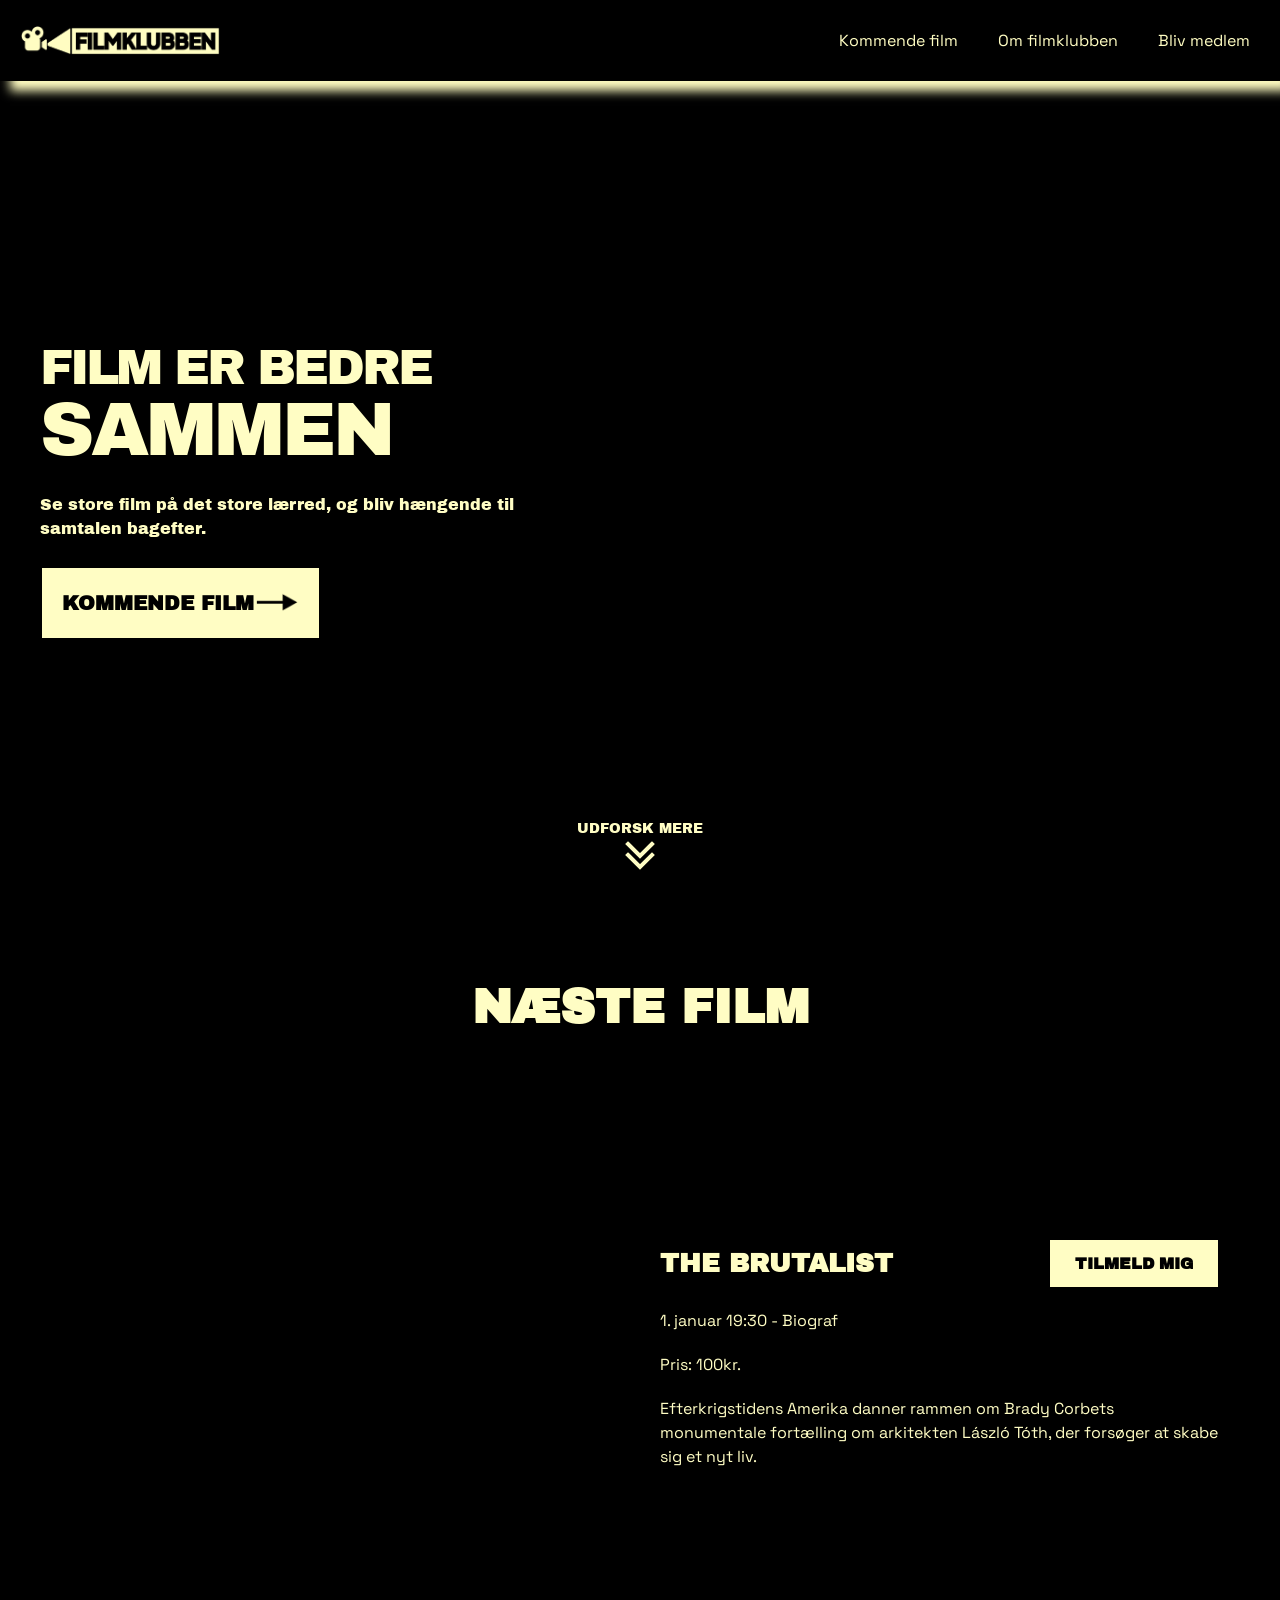
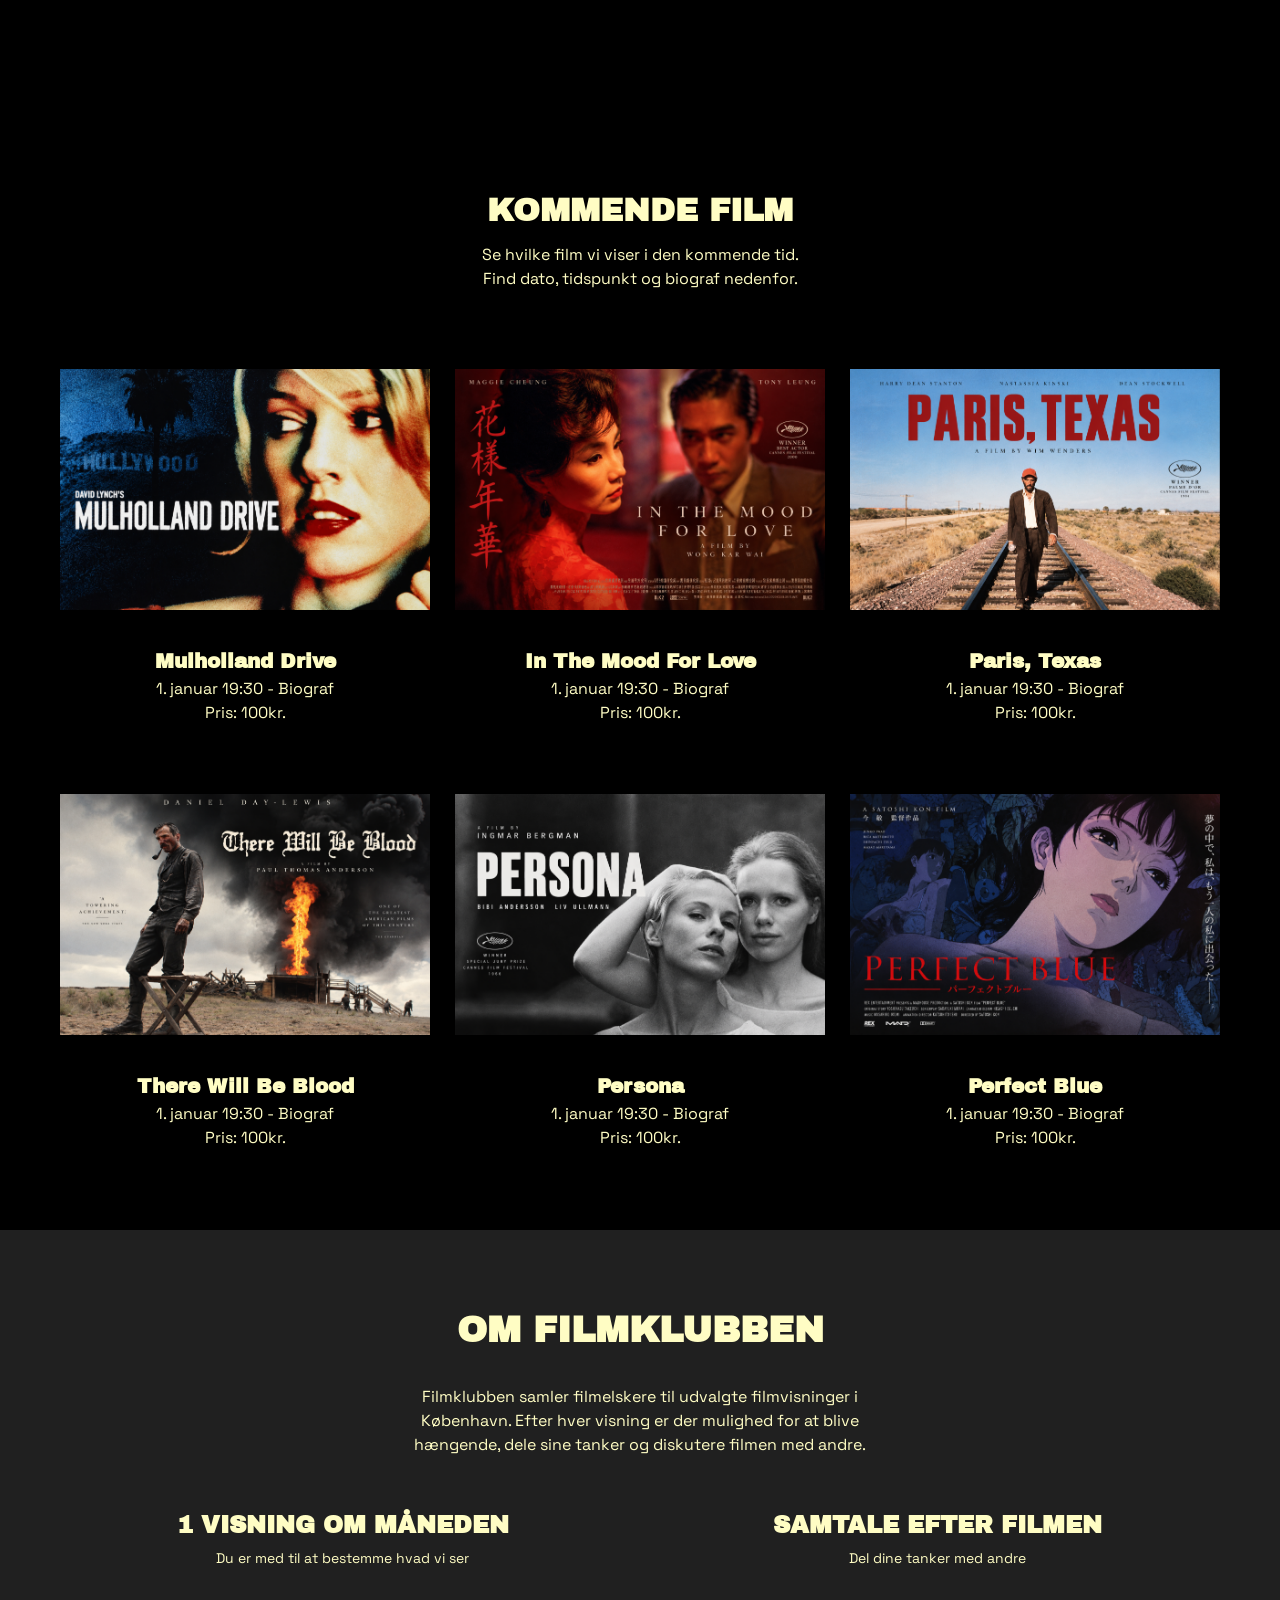
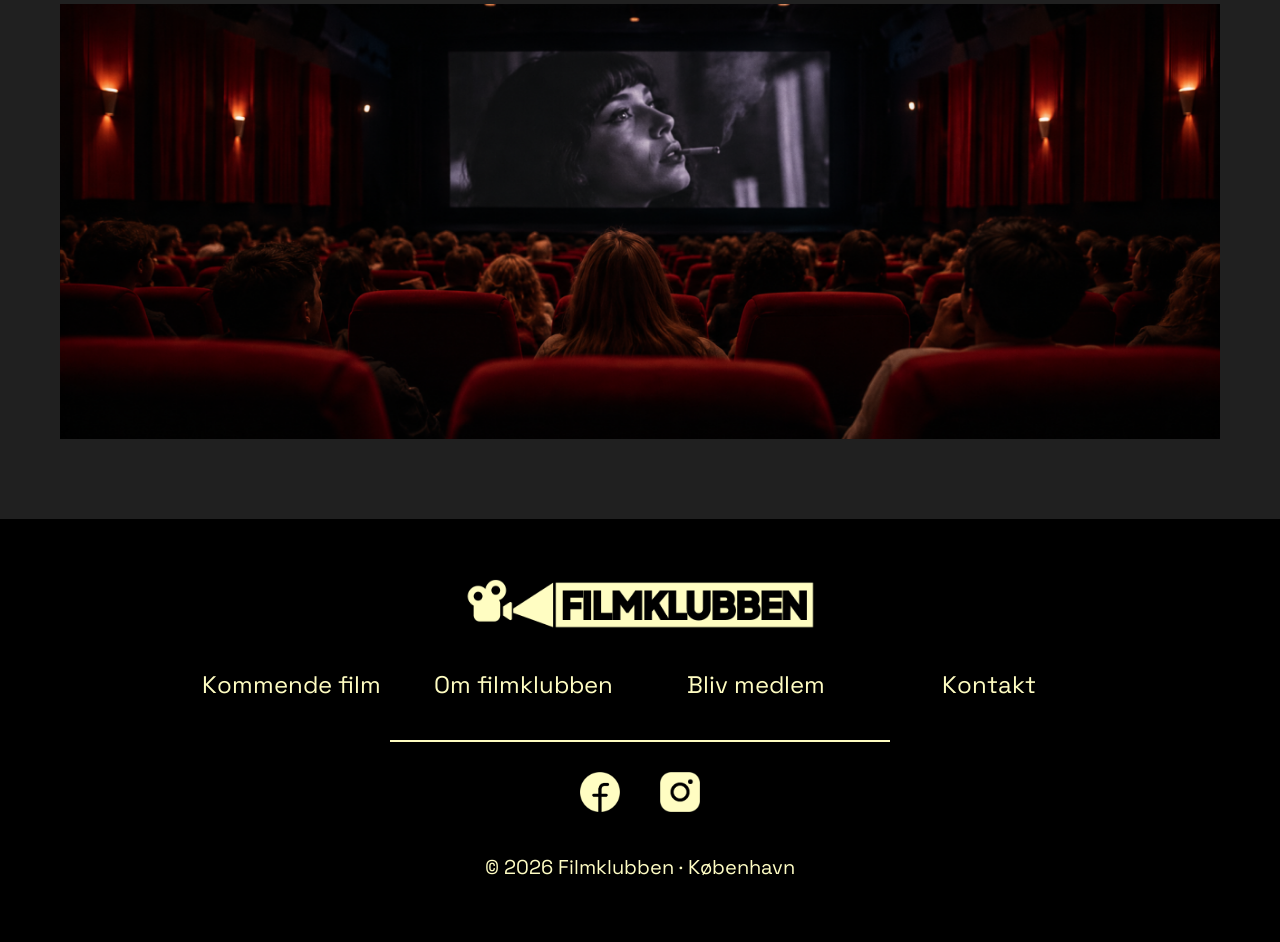
<file: index.html>
<!DOCTYPE html>
<html lang="en">

<head>
    <meta charset="UTF-8">
    <meta name="viewport" content="width=device-width, initial-scale=1.0">
    <meta name="robots" content="noindex, nofollow">
    <title>Forside</title>
    <link rel="stylesheet" href="style.css">
    <link rel="stylesheet" href="layout.css">
    <link rel="icon" href="./iconer/faviconet.png" type="image/x-icon">
    <meta name="description"
        content="Filmklubben samler filmelskere i København til fælles filmvisninger og samtaler om film. Se kommende film og tilmeld dig næste visning.">

    <link rel="preconnect" href="https://fonts.googleapis.com">
    <link rel="preconnect" href="https://fonts.gstatic.com" crossorigin>
    <link
        href="https://fonts.googleapis.com/css2?family=Archivo+Black&family=Space+Grotesk:wght@400;500;600;700&display=swap"
        rel="stylesheet">
</head>

<body>
    <header>
        <div class="logo">
            <a href="index.html">
                <img src="./imgs/overall/logo1.webp" alt="Logo" width="400" height="100">
            </a>
        </div>
        <nav>
            <ul class="menu">
                <li><a href="kommende_film.html">Kommende film</a></li>
                <li><a href="">Om filmklubben</a></li>
                <li><a href="">Bliv medlem</a></li>
            </ul>
            <button class="burger" aria-label="Åbn menu">
                <span class="line"></span>
                <span class="line"></span>
                <span class="line"></span>
            </button>
        </nav>
    </header>


    <main>
        <div class="hero">
            <video class="hero-video" autoplay muted loop playsinline aria-hidden="true">
                <source src="./imgs/forside/HERO_BAGGRUND_pt5.mp4" type="video/mp4">
            </video>

            <div class="hero-content">
                <h1 class="film-overskrift">
                    <span>FILM ER BEDRE</span>
                    <span>SAMMEN</span>
                </h1>
                <p>Se store film på det store lærred, og bliv hængende til samtalen bagefter.</p>
                <a href="./kommende_film.html" class="film-knap">
                    <div class="film-knap-content">
                        <p>KOMMENDE FILM</p>
                        <img src="./iconer/pil.png" alt="Pil" width="100" height="50">
                    </div>
                </a>
            </div>

            <div class="scroll-indikator">
                <span>UDFORSK MERE</span>
                <svg width="32" height="34" viewBox="0 0 32 34" fill="none" aria-hidden="true">
                    <path d="M4 8 L16 20 L28 8 M4 19 L16 31 L28 19" stroke="currentColor" stroke-width="4"
                        stroke-linecap="square" />
                </svg>
            </div>
        </div>

        <section class="naeste-film">
            <h2>NÆSTE FILM</h2>

            <div class="naeste-film-indhold">
                <picture>
                    <source media="(min-width: 768px)" srcset="./imgs/forside/desktop/1img_brutalist.webp">
                    <img src="./imgs/forside/mobil/img1_brutalist.webp" alt="The Brutalist">
                </picture>

                <div class="naeste-film-tekst">
                    <div class="grid_2-1">
                        <h3>THE BRUTALIST</h3>
                        <a href="./tilmeld.html" class="knap">TILMELD MIG</a>
                    </div>

                    <p>1. januar 19:30 - Biograf</p>
                    <p>Pris: 100kr.</p>
                    <p>Efterkrigstidens Amerika danner rammen om Brady Corbets monumentale fortælling om arkitekten
                        László Tóth,
                        der forsøger at skabe sig et nyt liv.</p>
                </div>
            </div>
        </section>

        <section class="kommende-film">
            <h2>KOMMENDE FILM</h2>
            <p class="sektion-beskrivelse">
                Se hvilke film vi viser i den kommende tid.
                Find dato, tidspunkt og biograf nedenfor.
            </p>
            <div class="film-grid">

                <div class="grid_1-2">
                    <picture>
                        <source media="(min-width: 768px)" srcset="./imgs/forside/desktop/2img_mulholland-drive.webp">
                        <img src="./imgs/forside/mobil/img2_mulholland-drive.webp" alt="Mulholland Drive">
                    </picture>
                    <div>
                        <h3>Mulholland Drive</h3>
                        <p>1. januar 19:30 - Biograf</p>
                        <p>Pris: 100kr.</p>
                    </div>
                </div>
                <div class="grid_1-2">
                    <picture>
                        <source media="(min-width: 768px)"
                            srcset="./imgs/forside/desktop/3img_in-the-mood-for-love.webp">
                        <img src="./imgs/forside/mobil/img3_in-the-mood-for-love.webp" alt="In the Mood for Love">
                    </picture>
                    <div>
                        <h3>In The Mood For Love</h3>
                        <p>1. januar 19:30 - Biograf</p>
                        <p>Pris: 100kr.</p>
                    </div>
                </div>
                <div class="grid_1-2">
                    <picture>
                        <source media="(min-width: 768px)" srcset="./imgs/forside/desktop/4img_paris-texas.webp">
                        <img src="./imgs/forside/mobil/img4_paris-texas.webp" alt="Paris, Texas">
                    </picture>
                    <div>
                        <h3>Paris, Texas</h3>
                        <p>1. januar 19:30 - Biograf</p>
                        <p>Pris: 100kr.</p>
                    </div>
                </div>
                <div class="grid_1-2">
                    <picture>
                        <source media="(min-width: 768px)"
                            srcset="./imgs/forside/desktop/5img_there-will-be-blood.webp">
                        <img src="./imgs/forside/mobil/img5_there-will-be-blood.webp" alt="There Will Be Blood">
                    </picture>
                    <div>
                        <h3>There Will Be Blood</h3>
                        <p>1. januar 19:30 - Biograf</p>
                        <p>Pris: 100kr.</p>
                    </div>
                </div>
                <div class="grid_1-2">
                    <picture>
                        <source media="(min-width: 768px)" srcset="./imgs/forside/desktop/6img_persona.webp">
                        <img src="./imgs/forside/mobil/img6_persona.webp" alt="Persona">
                    </picture>
                    <div>
                        <h3>Persona</h3>
                        <p>1. januar 19:30 - Biograf</p>
                        <p>Pris: 100kr.</p>
                    </div>
                </div>
                <div class="grid_1-2">
                    <picture>
                        <source media="(min-width: 768px)" srcset="./imgs/forside/desktop/7img_perfect-blue.webp">
                        <img src="./imgs/forside/mobil/img7_perfect-blue.webp" alt="Perfect Blue">
                    </picture>
                    <div>
                        <h3>Perfect Blue</h3>
                        <p>1. januar 19:30 - Biograf</p>
                        <p>Pris: 100kr.</p>
                    </div>
                </div>
            </div>
        </section>

        <section class="om-filmklubben">

            <h2>OM FILMKLUBBEN</h2>

            <p class="sektion-beskrivelse">
                Filmklubben samler filmelskere til udvalgte filmvisninger i København.
                Efter hver visning er der mulighed for at blive hængende,
                dele sine tanker og diskutere filmen med andre.
            </p>

            <div class="om-info">
                <div>
                    <h3>1 VISNING OM MÅNEDEN</h3>
                    <p>Du er med til at bestemme hvad vi ser</p>
                </div>

                <div>
                    <h3>SAMTALE EFTER FILMEN</h3>
                    <p>Del dine tanker med andre</p>
                </div>
            </div>

            <img class="om-billede" src="./imgs/forside/desktop/8img_biograf.webp" alt="Publikum ser film i en biograf"
                loading="lazy">

            <a href="./index.html" class="knap om-knap">
                LÆS MERE
            </a>

        </section>
    </main>

    <footer>
        <div class="logo">
            <a href="index.html">
                <img src="./imgs/overall/logo1.webp" alt="Logo" width="400" height="100">
            </a>
        </div>

        <div class="footer_links grid_1-1">
            <a href="kommende_film.html">Kommende film</a>
            <a href="">Om filmklubben</a>
            <a href="">Bliv medlem</a>
            <a href="">Kontakt</a>
        </div>

        <div class="socials grid_1-1">
            <a href="./index.html">
                <img src="./imgs/overall/icon1_facebook.webp" alt="Facebook">
            </a>

            <a href="./index.html">
                <img src="./imgs/overall/icon2_instagram.webp" alt="Instagram">
            </a>
        </div>

        <p>© 2026 Filmklubben · København</p>
    </footer>
    <script src="menu.js"></script>
</body>

</html>
</file>
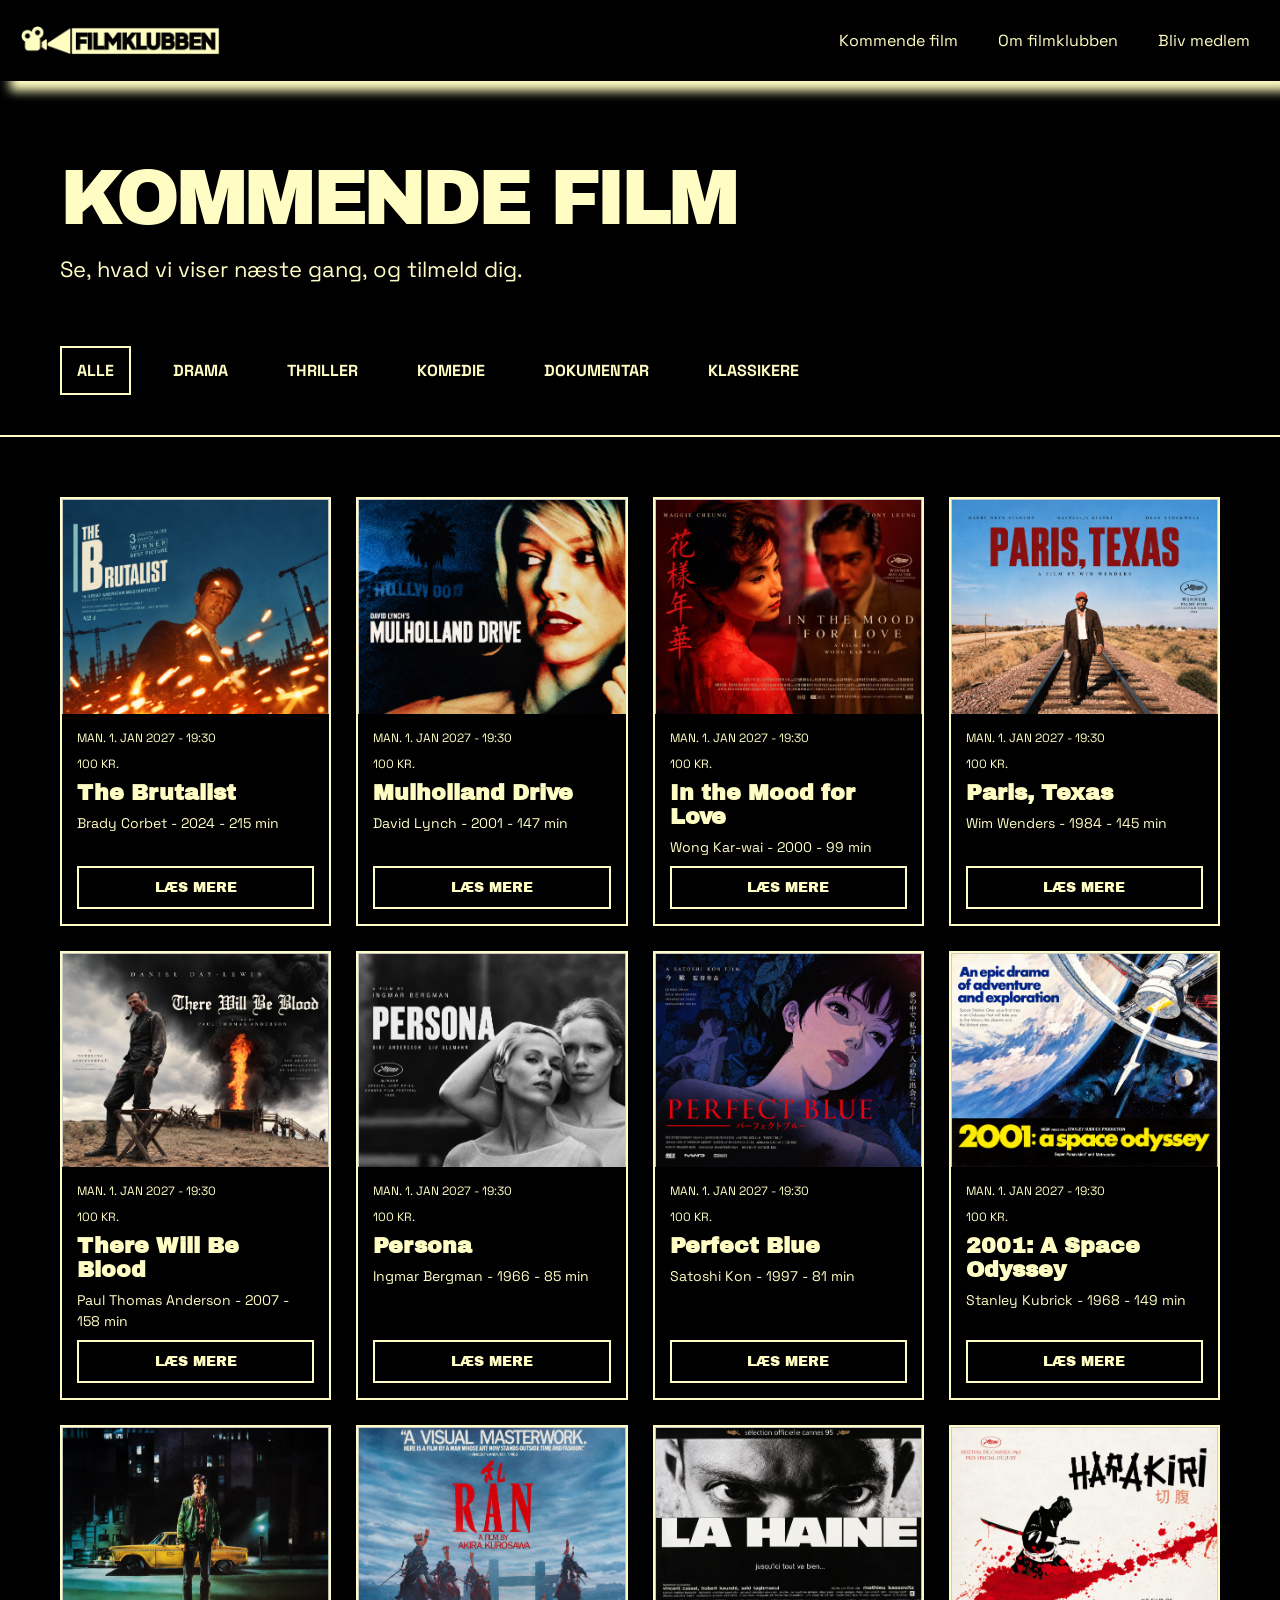
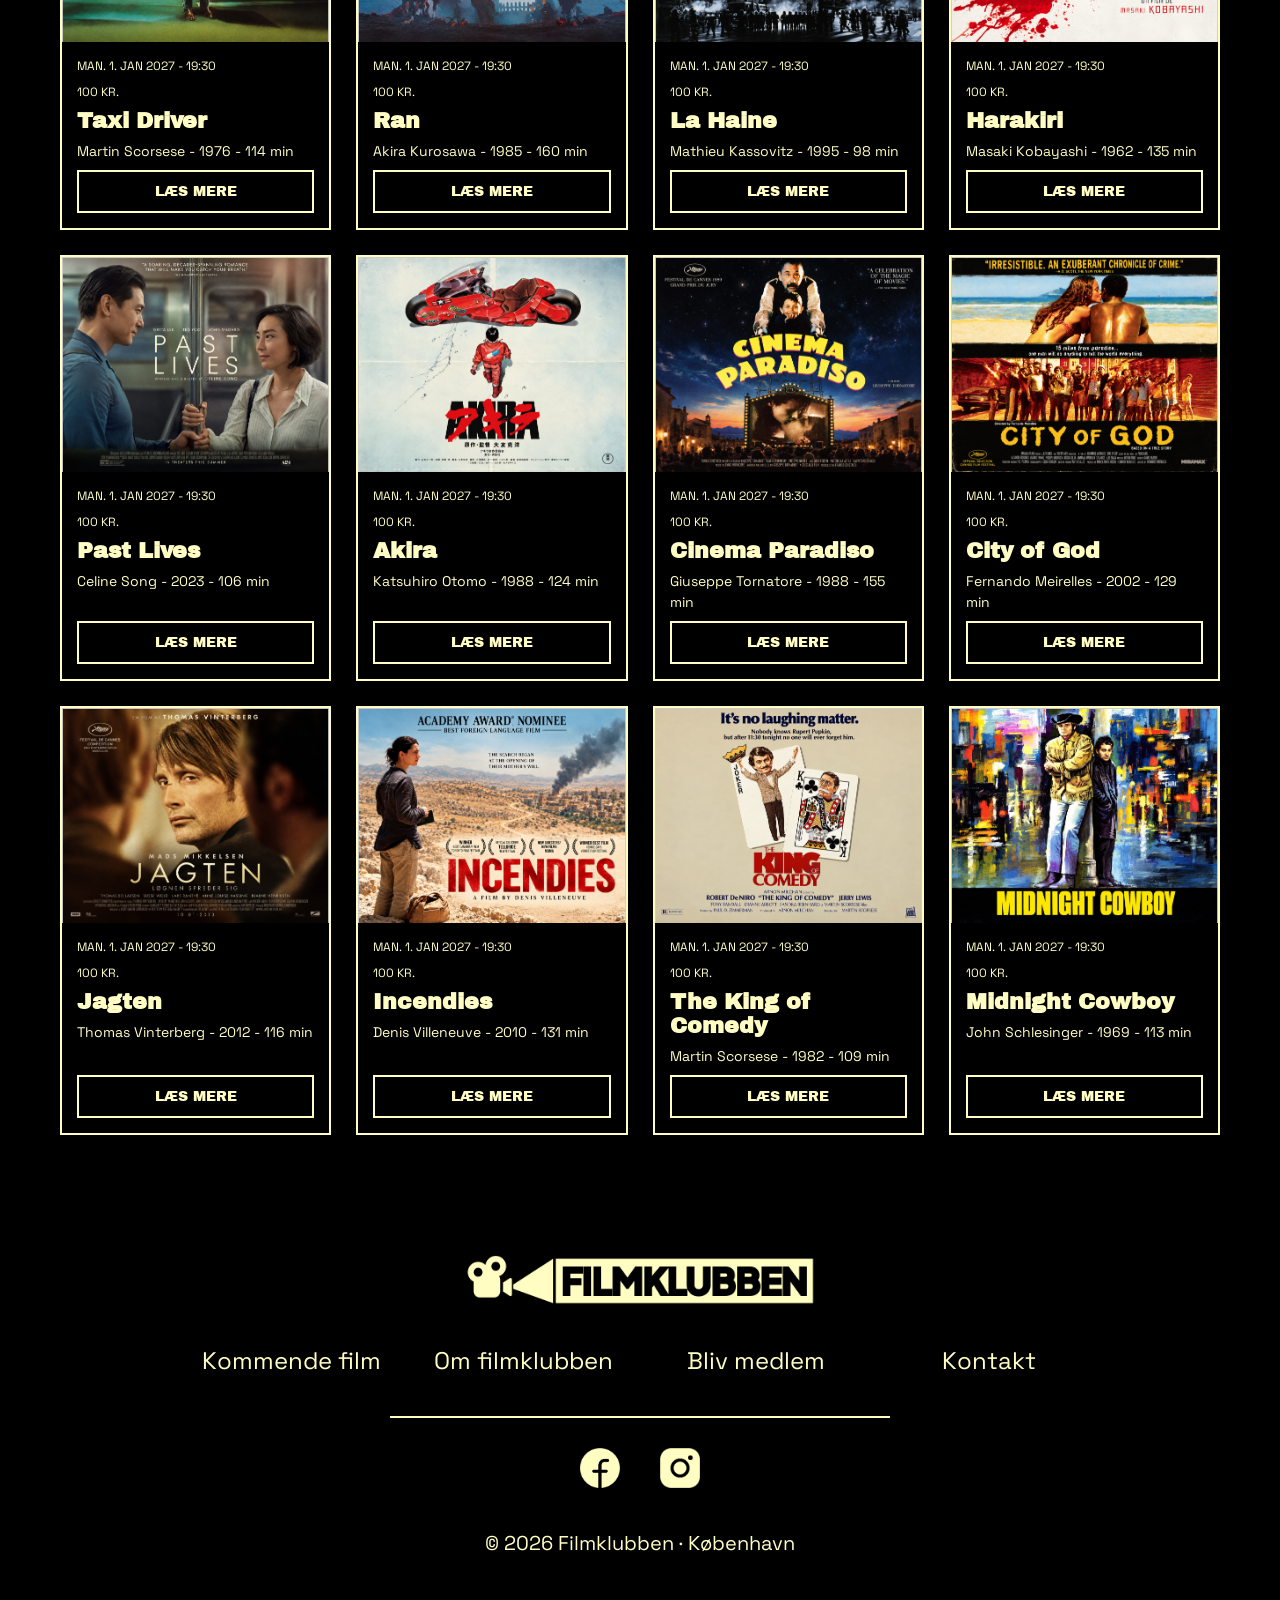
<file: kommende_film.html>
<!DOCTYPE html>
<html lang="en">

<head>
    <meta charset="UTF-8">
    <meta name="viewport" content="width=device-width, initial-scale=1.0">
    <meta name="robots" content="noindex, nofollow">
    <title>Kommende film</title>
    <link rel="stylesheet" href="style.css">
    <link rel="stylesheet" href="layout.css">
    <link rel="icon" href="./iconer/faviconet.png" type="image/x-icon">
    <meta name="description"
        content="Filmklubben samler filmelskere i København til fælles filmvisninger og samtaler om film. Se kommende film og tilmeld dig næste visning.">

    <link rel="preconnect" href="https://fonts.googleapis.com">
    <link rel="preconnect" href="https://fonts.gstatic.com" crossorigin>
    <link
        href="https://fonts.googleapis.com/css2?family=Archivo+Black&family=Space+Grotesk:wght@400;500;600;700&display=swap"
        rel="stylesheet">
</head>

<body>
    <header>
        <div class="logo">
            <a href="index.html">
                <img src="./imgs/overall/logo1.webp" alt="Logo" width="400" height="100">
            </a>
        </div>
        <nav>
            <ul class="menu">
                <li><a href="kommende_film.html">Kommende film</a></li>
                <li><a href="">Om filmklubben</a></li>
                <li><a href="">Bliv medlem</a></li>
            </ul>
            <button class="burger" aria-label="Åbn menu">
                <span class="line"></span>
                <span class="line"></span>
                <span class="line"></span>
            </button>
        </nav>
    </header>


    <main>
        <section class="film-filter">
            <h1 class="film-overskrift">KOMMENDE FILM</h1>
            <p>Se, hvad vi viser næste gang, og tilmeld dig.</p>
            <div class="filter-menu">

                <!-- Mobil -->
                <div class="filter-mobil">

                    <button type="button" class="filter-alle aktiv">
                        ALLE
                    </button>

                    <div class="genre-menu">
                        <button type="button" class="genre-knap" id="genre-knap" aria-expanded="false"
                            aria-controls="genre-liste">
                            GENRE <span>⌄</span>
                        </button>

                        <div class="genre-liste" id="genre-liste" hidden>
                            <button type="button" data-genre="Drama">DRAMA</button>
                            <button type="button" data-genre="Thriller">THRILLER</button>
                            <button type="button" data-genre="Komedie">KOMEDIE</button>
                            <button type="button" data-genre="Dokumentar">DOKUMENTAR</button>
                            <button type="button" data-genre="Klassikere">KLASSIKERE</button>
                        </div>
                    </div>

                </div>

                <!-- Desktop -->
                <div class="filter-desktop">
                    <button type="button" class="aktiv" data-genre="Alle">ALLE</button>
                    <button type="button" data-genre="Drama">DRAMA</button>
                    <button type="button" data-genre="Thriller">THRILLER</button>
                    <button type="button" data-genre="Komedie">KOMEDIE</button>
                    <button type="button" data-genre="Dokumentar">DOKUMENTAR</button>
                    <button type="button" data-genre="Klassikere">KLASSIKERE</button>
                </div>
            </div>
        </section>

        <section class="film-oversigt">

            <div class="film-kort-grid">

                <!-- THE BRUTALIST -->
                <article class="film-kort" data-genre="Drama">

                    <img src="./imgs/kommende_film/img1_the-brutalist_kom.webp" alt="The Brutalist" width="300"
                        height="400" fetchpriority="high">

                    <div class="film-kort-indhold">
                        <p class="film-dato">MAN. 1. JAN 2027 - 19:30</p>
                        <p class="film-pris">100 KR.</p>

                        <h2>The Brutalist</h2>

                        <p class="film-detaljer">
                            Brady Corbet - 2024 - 215 min
                        </p>

                        <a href="./tilmeld.html" class="film-laes-mere">
                            LÆS MERE
                        </a>
                    </div>

                </article>

                <!-- MULHOLLAND DRIVE -->
                <article class="film-kort" data-genre="Thriller">

                    <img src="./imgs/kommende_film/img2_mulholland-drive_kom.webp" alt="Mulholland Drive" width="300"
                        height="400">

                    <div class="film-kort-indhold">
                        <p class="film-dato">MAN. 1. JAN 2027 - 19:30</p>
                        <p class="film-pris">100 KR.</p>

                        <h2>Mulholland Drive</h2>

                        <p class="film-detaljer">
                            David Lynch - 2001 - 147 min
                        </p>

                        <a href="./tilmeld.html" class="film-laes-mere">
                            LÆS MERE
                        </a>
                    </div>

                </article>

                <!-- IN THE MOOD FOR LOVE -->
                <article class="film-kort" data-genre="Drama">

                    <img src="./imgs/kommende_film/img3_in-the-mood-for-love_kom.webp" alt="In the Mood for Love"
                        width="300" height="400">

                    <div class="film-kort-indhold">
                        <p class="film-dato">MAN. 1. JAN 2027 - 19:30</p>
                        <p class="film-pris">100 KR.</p>

                        <h2>In the Mood for Love</h2>

                        <p class="film-detaljer">
                            Wong Kar-wai - 2000 - 99 min
                        </p>

                        <a href="./tilmeld.html" class="film-laes-mere">
                            LÆS MERE
                        </a>
                    </div>

                </article>

                <!-- PARIS, TEXAS -->
                <article class="film-kort" data-genre="Drama">

                    <img src="./imgs/kommende_film/img4_paris-texas_kom.webp" alt="Paris, Texas" width="300"
                        height="400">

                    <div class="film-kort-indhold">
                        <p class="film-dato">MAN. 1. JAN 2027 - 19:30</p>
                        <p class="film-pris">100 KR.</p>

                        <h2>Paris, Texas</h2>

                        <p class="film-detaljer">
                            Wim Wenders - 1984 - 145 min
                        </p>

                        <a href="./tilmeld.html" class="film-laes-mere">
                            LÆS MERE
                        </a>
                    </div>

                </article>

                <!-- THERE WILL BE BLOOD -->
                <article class="film-kort" data-genre="Drama">

                    <img src="./imgs/kommende_film/img5_there-will-be-blood_kom.webp" alt="There Will Be Blood"
                        width="300" height="400" loading="lazy">

                    <div class="film-kort-indhold">
                        <p class="film-dato">MAN. 1. JAN 2027 - 19:30</p>
                        <p class="film-pris">100 KR.</p>

                        <h2>There Will Be Blood</h2>

                        <p class="film-detaljer">
                            Paul Thomas Anderson - 2007 - 158 min
                        </p>

                        <a href="./tilmeld.html" class="film-laes-mere">
                            LÆS MERE
                        </a>
                    </div>
                </article>


                <!-- PERSONA -->
                <article class="film-kort" data-genre="Drama">
                    <img src="./imgs/kommende_film/img6_persona_kom.webp" alt="Persona" width="300" height="400"
                        loading="lazy">

                    <div class="film-kort-indhold">
                        <p class="film-dato">MAN. 1. JAN 2027 - 19:30</p>
                        <p class="film-pris">100 KR.</p>

                        <h2>Persona</h2>

                        <p class="film-detaljer">
                            Ingmar Bergman - 1966 - 85 min
                        </p>

                        <a href="./tilmeld.html" class="film-laes-mere">
                            LÆS MERE
                        </a>
                    </div>
                </article>


                <!-- PERFECT BLUE -->
                <article class="film-kort" data-genre="Thriller">
                    <img src="./imgs/kommende_film/img7_perfect-blue_kom.webp" alt="Perfect Blue" width="300"
                        height="400" loading="lazy">

                    <div class="film-kort-indhold">
                        <p class="film-dato">MAN. 1. JAN 2027 - 19:30</p>
                        <p class="film-pris">100 KR.</p>

                        <h2>Perfect Blue</h2>

                        <p class="film-detaljer">
                            Satoshi Kon - 1997 - 81 min
                        </p>

                        <a href="./tilmeld.html" class="film-laes-mere">
                            LÆS MERE
                        </a>
                    </div>
                </article>


                <!-- 2001: A SPACE ODYSSEY -->
                <article class="film-kort" data-genre="Klassikere">
                    <img src="./imgs/kommende_film/img8_2001-a-space-odyssey_kom.webp" alt="2001: A Space Odyssey"
                        width="300" height="400" loading="lazy">

                    <div class="film-kort-indhold">
                        <p class="film-dato">MAN. 1. JAN 2027 - 19:30</p>
                        <p class="film-pris">100 KR.</p>

                        <h2>2001: A Space Odyssey</h2>

                        <p class="film-detaljer">
                            Stanley Kubrick - 1968 - 149 min
                        </p>

                        <a href="./tilmeld.html" class="film-laes-mere">
                            LÆS MERE
                        </a>
                    </div>
                </article>


                <!-- TAXI DRIVER -->
                <article class="film-kort" data-genre="Drama">
                    <img src="./imgs/kommende_film/img9_taxi-driver_kom.webp" alt="Taxi Driver" width="300" height="400"
                        loading="lazy">

                    <div class="film-kort-indhold">
                        <p class="film-dato">MAN. 1. JAN 2027 - 19:30</p>
                        <p class="film-pris">100 KR.</p>

                        <h2>Taxi Driver</h2>

                        <p class="film-detaljer">
                            Martin Scorsese - 1976 - 114 min
                        </p>

                        <a href="./tilmeld.html" class="film-laes-mere">
                            LÆS MERE
                        </a>
                    </div>
                </article>


                <!-- RAN -->
                <article class="film-kort" data-genre="Klassikere">
                    <img src="./imgs/kommende_film/img10_ran-kom.webp" alt="Ran" width="300" height="400"
                        loading="lazy">

                    <div class="film-kort-indhold">
                        <p class="film-dato">MAN. 1. JAN 2027 - 19:30</p>
                        <p class="film-pris">100 KR.</p>

                        <h2>Ran</h2>

                        <p class="film-detaljer">
                            Akira Kurosawa - 1985 - 160 min
                        </p>

                        <a href="./tilmeld.html" class="film-laes-mere">
                            LÆS MERE
                        </a>
                    </div>
                </article>


                <!-- LA HAINE -->
                <article class="film-kort" data-genre="Drama">
                    <img src="./imgs/kommende_film/img11_la-haine_kom.webp" alt="La Haine" width="300" height="400"
                        loading="lazy">

                    <div class="film-kort-indhold">
                        <p class="film-dato">MAN. 1. JAN 2027 - 19:30</p>
                        <p class="film-pris">100 KR.</p>

                        <h2>La Haine</h2>

                        <p class="film-detaljer">
                            Mathieu Kassovitz - 1995 - 98 min
                        </p>

                        <a href="./tilmeld.html" class="film-laes-mere">
                            LÆS MERE
                        </a>
                    </div>
                </article>


                <!-- HARAKIRI -->
                <article class="film-kort" data-genre="Klassikere">
                    <img src="./imgs/kommende_film/img12_harakiri_kom.webp" alt="Harakiri" width="300" height="400"
                        loading="lazy">

                    <div class="film-kort-indhold">
                        <p class="film-dato">MAN. 1. JAN 2027 - 19:30</p>
                        <p class="film-pris">100 KR.</p>

                        <h2>Harakiri</h2>

                        <p class="film-detaljer">
                            Masaki Kobayashi - 1962 - 135 min
                        </p>

                        <a href="./tilmeld.html" class="film-laes-mere">
                            LÆS MERE
                        </a>
                    </div>
                </article>


                <!-- PAST LIVES -->
                <article class="film-kort" data-genre="Drama">
                    <img src="./imgs/kommende_film/img13_past-lives_kom.webp" alt="Past Lives" width="300" height="400"
                        loading="lazy">

                    <div class="film-kort-indhold">
                        <p class="film-dato">MAN. 1. JAN 2027 - 19:30</p>
                        <p class="film-pris">100 KR.</p>

                        <h2>Past Lives</h2>

                        <p class="film-detaljer">
                            Celine Song - 2023 - 106 min
                        </p>

                        <a href="./tilmeld.html" class="film-laes-mere">
                            LÆS MERE
                        </a>
                    </div>
                </article>


                <!-- AKIRA -->
                <article class="film-kort" data-genre="Klassikere">
                    <img src="./imgs/kommende_film/img14_akira_kom.webp" alt="Akira" width="300" height="400"
                        loading="lazy">

                    <div class="film-kort-indhold">
                        <p class="film-dato">MAN. 1. JAN 2027 - 19:30</p>
                        <p class="film-pris">100 KR.</p>

                        <h2>Akira</h2>

                        <p class="film-detaljer">
                            Katsuhiro Otomo - 1988 - 124 min
                        </p>

                        <a href="./tilmeld.html" class="film-laes-mere">
                            LÆS MERE
                        </a>
                    </div>
                </article>


                <!-- CINEMA PARADISO -->
                <article class="film-kort" data-genre="Drama">
                    <img src="./imgs/kommende_film/img15_cinema-paradiso_kom.webp" alt="Cinema Paradiso" width="300"
                        height="400" loading="lazy">

                    <div class="film-kort-indhold">
                        <p class="film-dato">MAN. 1. JAN 2027 - 19:30</p>
                        <p class="film-pris">100 KR.</p>

                        <h2>Cinema Paradiso</h2>

                        <p class="film-detaljer">
                            Giuseppe Tornatore - 1988 - 155 min
                        </p>

                        <a href="./tilmeld.html" class="film-laes-mere">
                            LÆS MERE
                        </a>
                    </div>
                </article>


                <!-- CITY OF GOD -->
                <article class="film-kort" data-genre="Drama">
                    <img src="./imgs/kommende_film/img16_city-of-god_kom.webp" alt="City of God" width="300"
                        height="400" loading="lazy">

                    <div class="film-kort-indhold">
                        <p class="film-dato">MAN. 1. JAN 2027 - 19:30</p>
                        <p class="film-pris">100 KR.</p>

                        <h2>City of God</h2>

                        <p class="film-detaljer">
                            Fernando Meirelles - 2002 - 129 min
                        </p>

                        <a href="./tilmeld.html" class="film-laes-mere">
                            LÆS MERE
                        </a>
                    </div>
                </article>


                <!-- JAGTEN -->
                <article class="film-kort" data-genre="Drama">
                    <img src="./imgs/kommende_film/img17_jagten_kom.webp" alt="Jagten" width="300" height="400"
                        loading="lazy">

                    <div class="film-kort-indhold">
                        <p class="film-dato">MAN. 1. JAN 2027 - 19:30</p>
                        <p class="film-pris">100 KR.</p>

                        <h2>Jagten</h2>

                        <p class="film-detaljer">
                            Thomas Vinterberg - 2012 - 116 min
                        </p>

                        <a href="./tilmeld.html" class="film-laes-mere">
                            LÆS MERE
                        </a>
                    </div>
                </article>


                <!-- INCENDIES -->
                <article class="film-kort" data-genre="Drama">
                    <img src="./imgs/kommende_film/img18_incendies_kom.webp" alt="Incendies" width="300" height="400"
                        loading="lazy">

                    <div class="film-kort-indhold">
                        <p class="film-dato">MAN. 1. JAN 2027 - 19:30</p>
                        <p class="film-pris">100 KR.</p>

                        <h2>Incendies</h2>

                        <p class="film-detaljer">
                            Denis Villeneuve - 2010 - 131 min
                        </p>

                        <a href="./tilmeld.html" class="film-laes-mere">
                            LÆS MERE
                        </a>
                    </div>
                </article>


                <!-- THE KING OF COMEDY -->
                <article class="film-kort" data-genre="Komedie">
                    <img src="./imgs/kommende_film/img19_the-king-of-comedy_kom.webp" alt="The King of Comedy"
                        width="300" height="400" loading="lazy">

                    <div class="film-kort-indhold">
                        <p class="film-dato">MAN. 1. JAN 2027 - 19:30</p>
                        <p class="film-pris">100 KR.</p>

                        <h2>The King of Comedy</h2>

                        <p class="film-detaljer">
                            Martin Scorsese - 1982 - 109 min
                        </p>

                        <a href="./tilmeld.html" class="film-laes-mere">
                            LÆS MERE
                        </a>
                    </div>
                </article>


                <!-- MIDNIGHT COWBOY -->
                <article class="film-kort" data-genre="Drama">
                    <img src="./imgs/kommende_film/img20_midnight-cowboy_kom.webp" alt="Midnight Cowboy" width="300"
                        height="400" loading="lazy">

                    <div class="film-kort-indhold">
                        <p class="film-dato">MAN. 1. JAN 2027 - 19:30</p>
                        <p class="film-pris">100 KR.</p>

                        <h2>Midnight Cowboy</h2>

                        <p class="film-detaljer">
                            John Schlesinger - 1969 - 113 min
                        </p>

                        <a href="./tilmeld.html" class="film-laes-mere">
                            LÆS MERE
                        </a>
                    </div>
                </article>
            </div>
        </section>
    </main>

    <footer>
        <div class="logo">
            <a href="index.html">
                <img src="./imgs/overall/logo1.webp" alt="Logo" width="400" height="100">
            </a>
        </div>

        <div class="footer_links grid_1-1">
            <a href="kommende_film.html">Kommende film</a>
            <a href="">Om filmklubben</a>
            <a href="">Bliv medlem</a>
            <a href="">Kontakt</a>
        </div>

        <div class="socials grid_1-1">
            <a href="./kommende_film.html">
                <img src="./imgs/overall/icon1_facebook.webp" alt="Facebook">
            </a>

            <a href="./kommende_film.html">
                <img src="./imgs/overall/icon2_instagram.webp" alt="Instagram">
            </a>
        </div>

        <p>© 2026 Filmklubben · København</p>
    </footer>
    <script src="menu.js"></script>
</body>

</html>
</file>
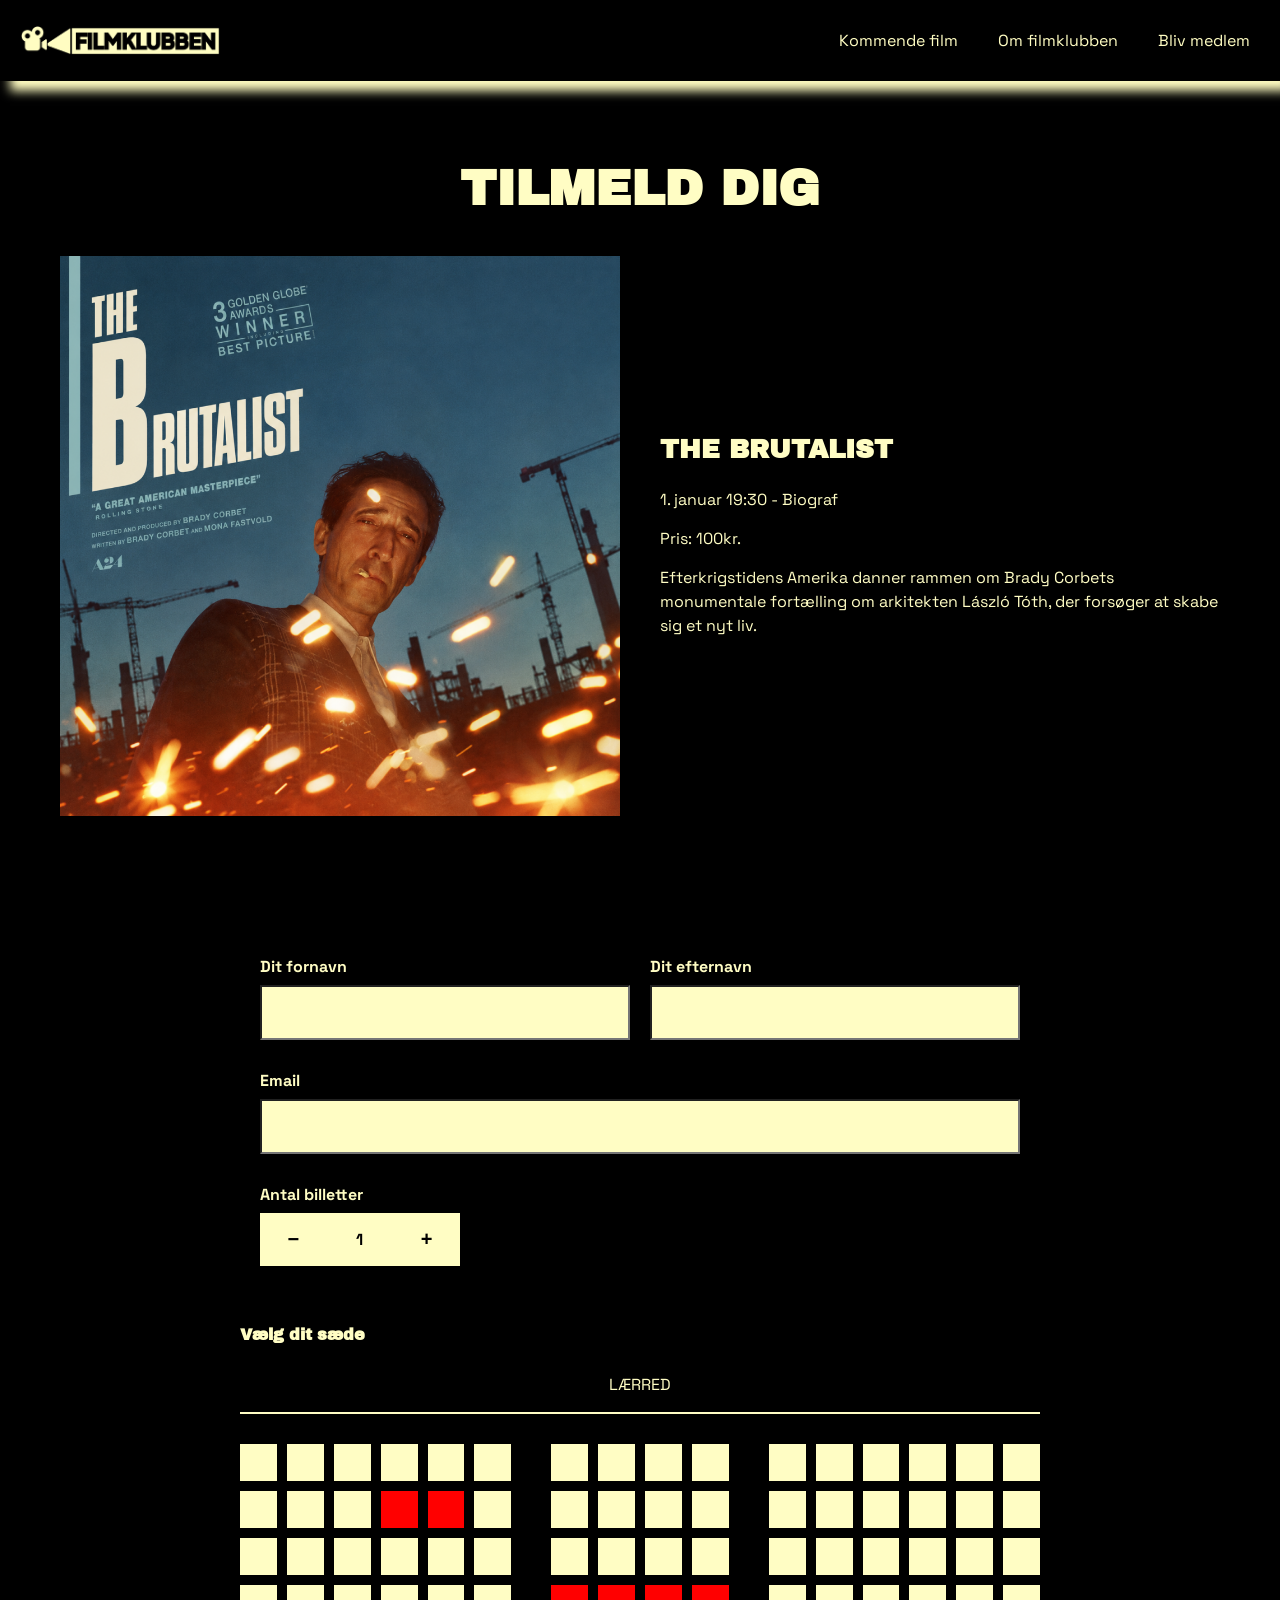
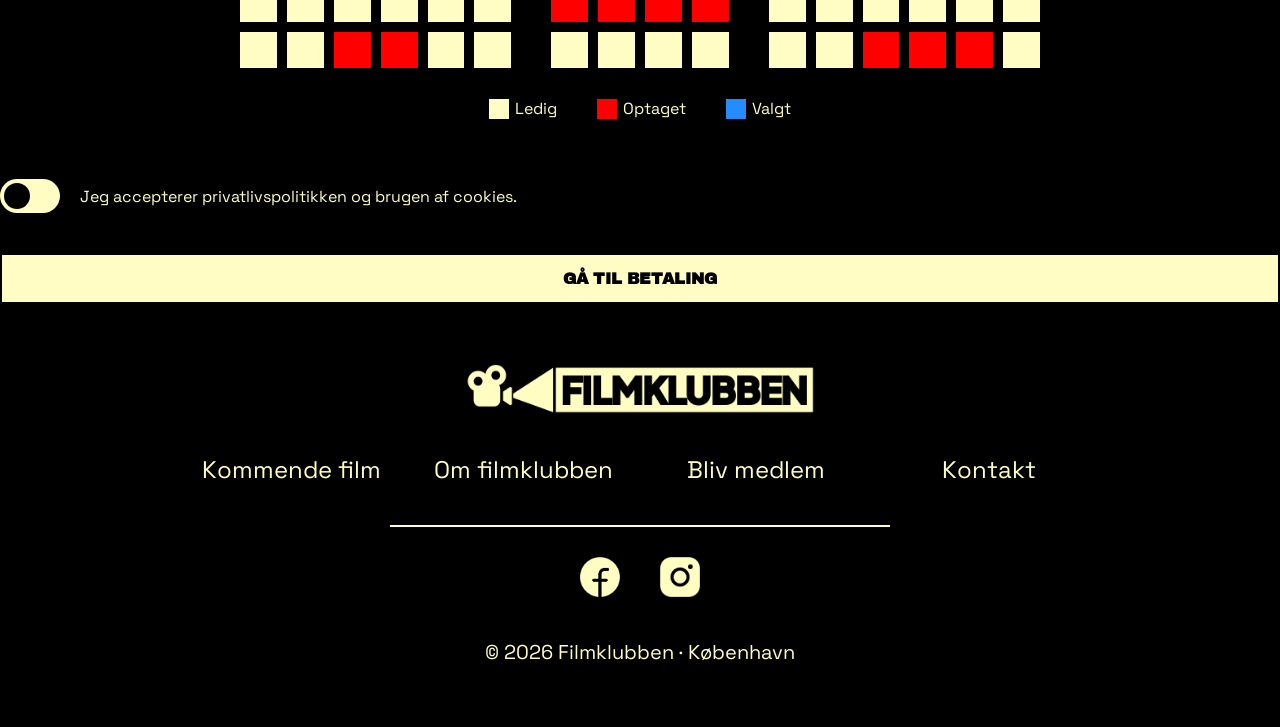
<file: tilmeld.html>
<!DOCTYPE html>
<html lang="en">

<head>
    <meta charset="UTF-8">
    <meta name="viewport" content="width=device-width, initial-scale=1.0">
    <meta name="robots" content="noindex, nofollow">
    <title>Tilmeld</title>
    <link rel="stylesheet" href="style.css">
    <link rel="stylesheet" href="layout.css">
    <link rel="icon" href="./iconer/faviconet.png" type="image/x-icon">
    <meta name="description"
        content="Filmklubben samler filmelskere i København til fælles filmvisninger og samtaler om film. Se kommende film og tilmeld dig næste visning.">

    <link rel="preconnect" href="https://fonts.googleapis.com">
    <link rel="preconnect" href="https://fonts.gstatic.com" crossorigin>
    <link
        href="https://fonts.googleapis.com/css2?family=Archivo+Black&family=Space+Grotesk:wght@400;500;600;700&display=swap"
        rel="stylesheet">
</head>

<body>
    <header>
        <div class="logo">
            <a href="index.html">
                <img src="./imgs/overall/logo1.webp" alt="Logo" width="400" height="100">
            </a>
        </div>
        <nav>
            <ul class="menu">
                <li><a href="kommende_film.html">Kommende film</a></li>
                <li><a href="">Om filmklubben</a></li>
                <li><a href="">Bliv medlem</a></li>
            </ul>
            <button class="burger" aria-label="Åbn menu">
                <span class="line"></span>
                <span class="line"></span>
                <span class="line"></span>
            </button>
        </nav>
    </header>


    <main>
        <section class="tilmeld-film">
            <h2>TILMELD DIG</h2>

            <div class="tilmeld-film-grid">
                <picture>
                    <source media="(min-width: 768px)" srcset="./imgs/tilmeld/1img_brutalist.webp">
                    <img src="./imgs/tilmeld/img1_brutalist.webp"
                        alt="Scene fra The Brutalist med en mand foran en byggeplads" fetchpriority="high">
                </picture>

                <div class="tilmeld-film-tekst">
                    <h3>THE BRUTALIST</h3>
                    <p>1. januar 19:30 - Biograf</p>
                    <p>Pris: 100kr.</p>
                    <p>Efterkrigstidens Amerika danner rammen om Brady Corbets monumentale fortælling om arkitekten
                        László Tóth,
                        der forsøger at skabe sig et nyt liv.</p>
                </div>
            </div>
        </section>

        <section class="tilmeld-formular">
            <form id="billet-form">

                <div class="navn-grid">
                    <div class="formular-felt">
                        <label for="fornavn">Dit fornavn</label>
                        <input type="text" id="fornavn" name="fornavn" autocomplete="given-name" required>
                    </div>

                    <div class="formular-felt">
                        <label for="efternavn">Dit efternavn</label>
                        <input type="text" id="efternavn" name="efternavn" autocomplete="family-name" required>
                    </div>
                </div>

                <div class="formular-felt">
                    <label for="email">Email</label>
                    <input type="email" id="email" name="email" autocomplete="email" required>
                </div>

                <div class="formular-felt">
                    <label for="antal">Antal billetter</label>

                    <div class="billet-taeller">
                        <button type="button" id="minus" aria-label="Fjern en billet">−</button>
                        <output id="antal" aria-live="polite">1</output>
                        <button type="button" id="plus" aria-label="Tilføj en billet">+</button>
                    </div>
                </div>
            </form>
        </section>

        <!-- SÆDEVALG -->
        <div class="saedevalg">
            <h3>Vælg dit sæde</h3>

            <div class="laerred">
                <p>LÆRRED</p>
            </div>

            <div class="saede-grid" id="saede-grid"></div>

            <div class="saede-forklaring">
                <div><span class="saede ledig"></span> Ledig</div>
                <div><span class="saede optaget"></span> Optaget</div>
                <div><span class="saede valgt"></span> Valgt</div>
            </div>
        </div>

        <!-- PRIVATLIVSPOLITIK -->
        <div class="privatliv">
            <label class="switch">
                <input type="checkbox" id="accepter" required>
                <span class="switch-slider"></span>
            </label>

            <label for="accepter">
                Jeg accepterer privatlivspolitikken og brugen af cookies.
            </label>
        </div>

        <!-- BETALINGSKNAP -->
        <button type="submit" class="knap betalingsknap">
            GÅ TIL BETALING
        </button>

    </main>

    <footer>
        <div class="logo">
            <a href="index.html">
                <img src="./imgs/overall/logo1.webp" alt="Logo" width="400" height="100">
            </a>
        </div>

        <div class="footer_links grid_1-1">
            <a href="kommende_film.html">Kommende film</a>
            <a href="">Om filmklubben</a>
            <a href="">Bliv medlem</a>
            <a href="">Kontakt</a>
        </div>

        <div class="socials grid_1-1">
            <a href="./tilmeld.html">
                <img src="./imgs/overall/icon1_facebook.webp" alt="Facebook">
            </a>

            <a href="./tilmeld.html">
                <img src="./imgs/overall/icon2_instagram.webp" alt="Instagram">
            </a>
        </div>

        <p>© 2026 Filmklubben · København</p>
    </footer>
    <script src="menu.js"></script>
</body>

</html>
</file>
<file: style.css>
* {
  margin: 0;
  padding: 0;
  box-sizing: border-box;
}

/********************** Overall ******************/ /********************** Overall ******************/

body {
  background-color: black;
  color: #fffdc4;
  font-family: "Space Grotesk", sans-serif;
}

/* GENERELLE ELEMENTER */
img {
  display: block;
  max-width: 100%;
  height: auto;
}
h1,
h2,
h3 {
  font-family: "Archivo Black", sans-serif;
  font-weight: 400;
}

h2 {
  font-size: 32px;
  font-weight: 700;
}

h3 {
  font-size: 26px;
  font-weight: 700;
}

p {
  font-size: 16px;
  line-height: 1.5;
}

/* GENERELLE KNAPPER */
.knap {
  display: inline-flex;
  align-items: center;
  justify-content: center;

  padding: 15px 25px;

  background-color: #fffdc4;
  color: black;
  font-family: "Archivo Black", sans-serif;
  font-weight: 400;

  border: 2px solid black;

  font-size: 16px;
  font-weight: bold;
  text-decoration: none;

  transition: 0.3s ease;

  white-space: nowrap;
}

.knap:hover {
  background-color: black;
  color: #fffdc4;
  border-color: #fffdc4;
}

.sektion-beskrivelse {
  text-align: center;
  text-wrap: balance;
  max-width: 600px;
  margin-inline: auto;
}
/********************** Menu ******************/ /********************** Menu ******************/
header {
  position: sticky;
  top: 0;
  display: flex;
  justify-content: space-between;
  align-items: center;
  padding: 20px;
  background-color: black;
  box-shadow: 10px 10px 10px #fffdc2;
  z-index: 10;

  .logo img {
    width: 200px;
    height: auto;
  }
}

nav {
  display: flex;
  align-items: center;

  @media (width < 800px) /** Mobil */ {
    &.active .menu {
      display: block;
      background-color: black;
      position: absolute;
      top: 100%;
      left: 0;
      width: 100%;
      box-shadow: 10px 10px 10px #fffdc2;
      z-index: 1;
    }

    &.active .menu li {
      margin: 10px 20px;
    }

    &.active .menu a {
      font-size: 24px;
    }
  }
}

.menu {
  display: flex;
  list-style: none;
  margin: 0;
  padding: 0;

  li {
    margin-right: 20px;
  }

  li:last-child {
    margin-right: 0;
  }

  a {
    display: block;
    padding: 10px;
    color: #fffdc2;
    text-decoration: none;
    transition: color 0.3s;
    text-align: end;
    &:hover {
      color: #fffdc27d;
    }
  }
  @media (width < 800px) {
    display: none;
  }
}

.burger {
  width: 30px;
  height: 20px;
  cursor: pointer;
  display: none;

  .line {
    display: block;
    width: 100%;
    height: 2px;
    background-color: #fffdc2;
    margin-bottom: 5px;
    transition: 0.2s linear;
  }

  @media (width < 800px) {
    display: block;
    background-color: transparent;
    border: 0;

    &.active .line:nth-child(1) {
      transform: rotate(45deg) translate(5px, 5px);
      transition: 0.2s linear;
    }

    &.active .line:nth-child(2) {
      opacity: 0;
      transition: 0.15s linear;
    }

    &.active .line:nth-child(3) {
      transform: rotate(-45deg) translate(5px, -5px);
      transition: 0.2s linear;
    }
  }
}

/********************** MENU - Tilføjelser ******************/
.logo a {
  display: block;
  width: fit-content;
}

.logo img {
  width: 200px;
  height: auto;
}

@media (width < 700px) {
  header.active {
    box-shadow: none;
  }
}

@media (width < 700px) {
  nav.active::after {
    content: "";
    position: absolute;
    left: 0;
    bottom: 0;
    width: 100%;
    height: 10px;
    background-color: black;
  }
}
@media (width < 700px) {
  nav.active {
    background-color: black;
    margin-top: 0;
    top: 0;
  }
}

/********************** Footer ******************/ /********************** Footer ******************/
footer {
  text-align: center;
  padding: 50px 20px;
}

/* Logo */
footer .logo {
  margin: 0 auto 40px;
  width: 250px;
}

footer .logo a {
  display: block;
}

footer .logo img {
  width: 100%;
}

/* Links */
.footer_links a {
  color: #fffdc2;
  text-decoration: none;
  font-size: 20px;
}

.footer_links a:hover {
  color: #fffdc27d;
}

/* Streg + sociale medier */
.socials {
  border-top: 2px solid #fffdc2;
  width: 80%;
  margin: 40px auto 0;
  padding-top: 30px;
}

/* Ikoner */
.socials img {
  width: 30px;
  height: 30px;
  margin: auto;
}

/* Copyright */
footer p {
  font-size: 16px;
  margin-top: 30px;
}

/******************** Footer desktop ********************/
@media (width > 800px) {
  footer {
    padding: 60px 20px;
  }

  footer .logo {
    width: 350px;
    margin-bottom: 40px;
  }

  .footer_links {
    max-width: 900px;
    margin: auto;
  }

  .footer_links a {
    font-size: 24px;
  }

  .socials {
    max-width: 500px;
    margin-top: 40px;
    padding-top: 30px;
  }

  .socials img {
    width: 40px;
    height: 40px;
  }

  footer p {
    font-size: 20px;
    margin-top: 40px;
  }
}

/********************** Forside ******************/ /********************** Forside ******************/
.hero {
  position: relative;
  display: grid;
  grid-template-columns: 1fr;
  place-items: center;
  width: 100%;
  height: calc(100dvh - 120px);
  overflow: hidden;
}

.hero-video {
  position: absolute;
  inset: 0;
  width: 100%;
  height: 100%;
  object-fit: cover;
}

.hero::before {
  content: "";
  position: absolute;
  inset: 0;
  background: rgba(0, 0, 0, 0.5);
  z-index: 1;
}

.hero-content {
  position: relative;
  z-index: 2;
  text-align: center;
  padding: 20px;

  display: grid;
  gap: 25px;
}

.hero-content p {
  text-wrap: pretty;
  font-family: "Archivo Black", sans-serif;
  font-weight: 400;
}

.film-overskrift {
  font-family: "Archivo Black", sans-serif;
  font-size: clamp(24px, 6vw, 50px);
  font-weight: 400;
  line-height: 1;
  letter-spacing: -0.06em;
  white-space: nowrap;
}

.film-overskrift span {
  display: block;
}

.film-overskrift span:last-child {
  font-size: 1.5em;
}

.scroll-indikator {
  position: absolute;
  bottom: 25px;
  left: 50%;
  transform: translateX(-50%);
  z-index: 3;
}
/********************** Knap i hero ******************/
.film-knap {
  display: block;
  width: fit-content;
  justify-self: center;
  text-decoration: none;
}

.film-knap-content {
  display: grid;
  grid-template-columns: 1fr auto;
  align-items: center;

  background-color: #fffdc4;
  padding: 20px;

  border: 2px solid black;
  transition: 0.3s ease;
}

.film-knap-content p {
  color: black;
  font-size: 20px;
  font-weight: bold;
}

.film-knap-content img {
  width: 45px;
  height: auto;
  background: transparent;
}

/* HOVER PÅ KNAP*/
/* Baggrund og kant */
.film-knap:hover .film-knap-content {
  background-color: black;
  border-color: #fffdc4;
}

/* Tekst */
.film-knap:hover .film-knap-content p {
  color: #fffdc4;
}

/* Pil */
.film-knap:hover .film-knap-content img {
  filter: brightness(0) saturate(100%) invert(95%) sepia(25%) saturate(700%);
}

/* NÆSTE FILM */
.naeste-film {
  padding: 60px 20px;

  display: grid;
  gap: 8px;
}

.naeste-film h2 {
  text-align: center;
  margin: 0 0 10px;
}

.naeste-film picture img {
  width: 100%;
  aspect-ratio: 2 / 1;
  object-fit: cover;
}

.naeste-film .knap {
  justify-self: end;
}

/* SCROLL INDIKATOR */

.scroll-indikator {
  position: fixed;
  bottom: 30px;
  left: 50%;
  transform: translateX(-50%);
  z-index: 100;

  display: flex;
  flex-direction: column;
  align-items: center;
  gap: 0;

  color: #fffdc4;
  font-family: "Archivo Black", sans-serif;
  font-size: 14px;
  white-space: nowrap;
  pointer-events: none;
}

.scroll-pil {
  font-family: Arial, sans-serif;
  font-size: 40px;
  line-height: 0.5;
  letter-spacing: -4px;
  transform: rotate(90deg);
}
/* **************** KOMMENDE FILM **************** */
.kommende-film {
  padding: 60px 20px;
}

/* Overskrift */
.kommende-film h2 {
  text-align: center;
  margin: 0 0 15px;
}

/* Beskrivelse */
.kommende-film .sektion-beskrivelse {
  margin-bottom: 50px;
}

/* Container med alle film */
.film-grid {
  display: grid;
  grid-template-columns: 1fr;
  gap: 35px;
}

/* Hvert filmkort */
.kommende-film .grid_1-2 {
  align-items: start;
}

/* Billeder */
.kommende-film .grid_1-2 img {
  width: 100%;
  aspect-ratio: 1 / 1;
  object-fit: contain;
  border-radius: 8px;
}

.kommende-film .grid_1-2 picture {
  display: block;
  width: 100%;
}

/* Filmtitler */
.kommende-film .grid_1-2 h3 {
  font-size: 20px;
  margin-bottom: 15px;
}

/* Prik foran dato */
.kommende-film .grid_1-2 p:first-of-type::before {
  content: "•";
  margin-right: 10px;
}

/* *************** OM FILMKLUBBEN *************** */
.om-filmklubben {
  background-color: #202020;
  padding: 60px 30px;

  display: grid;
  gap: 25px;
}

/* Overskrift */
.om-filmklubben h2 {
  font-size: 24px;
  margin: 0;
}

/* Beskrivelse */
.om-filmklubben .sektion-beskrivelse {
  text-align: left;
  max-width: none;
  line-height: 1.5;
}

/* Skjul desktopindhold på mobil */
.om-info,
.om-billede {
  display: none;
}

/* LÆS MERE-knap */
.om-knap {
  justify-self: center;
  min-width: 190px;
  margin-top: 10px;
}

/* *************** TILMELD FILM *************** */ /* *************** TILMELD FILM *************** */
.tilmeld-film {
  padding: 60px 20px;
}

/* Overskrift */
.tilmeld-film h2 {
  text-align: center;
  margin-bottom: 40px;
  font-size: 50px;
}

/* Billede og tekst */
.tilmeld-film-grid {
  display: grid;
  gap: 20px;
}

/* Billede */
.tilmeld-film img {
  width: 100%;
  aspect-ratio: 2 / 1;
  object-fit: cover;
}

/* Filmens titel */
.tilmeld-film h3 {
  margin-bottom: 10px;
}

/* Filmens oplysninger */
.tilmeld-film-tekst {
  display: grid;
  gap: 15px;
}

/* *************** TILMELD FORMULAR *************** */
.tilmeld-formular {
  padding: 20px;
}

#billet-form {
  display: grid;
  gap: 30px;
}

/* Fornavn og efternavn */
.navn-grid {
  display: grid;
  grid-template-columns: 1fr 1fr;
  gap: 20px;
}

/* Formularfelter */
.formular-felt {
  display: grid;
  gap: 8px;
}

.formular-felt label {
  font-size: 16px;
  font-weight: bold;
}

.formular-felt input {
  width: 100%;
  min-width: 0;
  padding: 15px;
  background-color: #fffdc4;
  font: inherit;
}

/* Antal billetter */
.billet-taeller {
  display: grid;
  grid-template-columns: repeat(3, 1fr);
  align-items: center;
  width: 200px;
  background-color: #fffdc4;
  overflow: hidden;
}

.billet-taeller button {
  border: none;
  background: transparent;
  color: black;
  font-size: 20px;
  font-weight: bold;
  padding: 15px;
  cursor: pointer;
}

.billet-taeller output {
  color: black;
  text-align: center;
  font-weight: bold;
}

/* *************** SÆDEVALG *************** */
.saedevalg {
  display: grid;
  gap: 30px;
}

.saedevalg h3 {
  font-size: 16px;
}

.laerred {
  text-align: center;
  border-bottom: 2px solid #fffdc4;
  padding-bottom: 15px;
}

/* Sæder */
.saede-grid {
  display: grid;
  grid-template-columns:
    repeat(6, minmax(0, 1fr))
    20px
    repeat(4, minmax(0, 1fr))
    20px
    repeat(6, minmax(0, 1fr));

  gap: 6px;
}

.saede-grid .saede:nth-child(16n + 7) {
  grid-column: 8;
}

.saede-grid .saede:nth-child(16n + 11) {
  grid-column: 13;
}

.saede {
  aspect-ratio: 1 / 1;
  border: none;
}

/* Ledigt */
.saede.ledig {
  background-color: #fffdc4;
  cursor: pointer;
}

/* Optaget */
.saede.optaget {
  background-color: red;
  cursor: not-allowed;
}

/* Valgt */
.saede.valgt {
  background-color: #268bff;
  cursor: pointer;
}

/* Hover på ledige sæder */
.saede-grid .saede.ledig:hover {
  background-color: #268bff;
}

/* Forklaring */
.saede-forklaring {
  display: flex;
  justify-content: space-between;
  gap: 10px;
  align-items: center;
}

.saede-forklaring > div {
  display: flex;
  align-items: center;
  gap: 6px;
}

.saede-forklaring .saede {
  width: 20px;
  height: 20px;
  flex-shrink: 0;
}

/* *************** PRIVATLIV *************** */
.privatliv {
  display: grid;
  gap: 20px;
  margin-top: 60px;
}

.switch {
  position: relative;
  display: inline-block;
  width: 60px;
  height: 34px;
}

.switch input {
  opacity: 0;
  width: 0;
  height: 0;
}

.switch-slider {
  position: absolute;
  inset: 0;
  background-color: #fffdc4;
  border-radius: 34px;
  cursor: pointer;
}

.switch-slider::before {
  content: "";
  position: absolute;
  width: 26px;
  height: 26px;
  left: 4px;
  bottom: 4px;
  background-color: black;
  border-radius: 50%;
  transition: 0.3s;
}

.switch input:checked + .switch-slider {
  background-color: #268bff;
}

.switch input:checked + .switch-slider::before {
  transform: translateX(26px);
}

.switch input:focus-visible + .switch-slider {
  outline: 3px solid #268bff;
  outline-offset: 3px;
}

/* *************** BETALINGSKNAP *************** */
.betalingsknap {
  width: 100%;
  cursor: pointer;
  margin-top: 40px;
}

/* *************** KOMMENDE FILM *************** */ /* *************** KOMMENDE FILM *************** */
/* *************** FILM FILTER *************** */
.film-filter {
  padding: 60px 20px 30px;
  border-bottom: 2px solid #fffdc4;
}

/* Overskrift */
.film-filter h1 {
  font-size: 50px;
  margin-bottom: 15px;
}

/* Beskrivelse */
.film-filter > p {
  font-size: 18px;
  margin-bottom: 60px;
}

/* Filterknapper */
.filter-menu {
  margin-top: 60px;
}

.filter-mobil {
  display: grid;
  grid-template-columns: 1fr 1fr;
  align-items: center;
  gap: 20px;
}

.filter-desktop {
  display: none;
}

.filter-desktop button.aktiv {
  border-color: #fffdc4;
}

.filter-menu button {
  font-family: inherit;
  font-size: 18px;
  font-weight: bold;
  color: #fffdc4;
  background: transparent;
  cursor: pointer;
}

/* ALLE-knap */
.filter-alle {
  justify-self: start;
  padding: 12px 20px;
  border: 3px solid transparent;
}

.filter-alle.aktiv {
  border-color: #fffdc4;
}

/* Genre dropdown */
.genre-menu {
  position: relative;
  justify-self: end;
}

.genre-knap {
  display: flex;
  align-items: center;
  gap: 15px;
  border: none;
  padding: 12px 0;
}

/* Dropdown indhold */
.genre-liste {
  position: absolute;
  top: 100%;
  right: 0;
  min-width: 160px;
  background-color: black;
  border: 2px solid #fffdc4;
  z-index: 10;
}

.genre-liste[hidden] {
  display: none;
}

.genre-liste button {
  display: block;
  width: 100%;
  padding: 12px;
  border: none;
  text-align: left;
}

.genre-liste button:hover {
  background-color: #fffdc4;
  color: black;
}

/* *************** FILM OVERSIGT *************** */
.film-oversigt {
  padding: 40px 20px 60px;
}

/* Container med filmkort */
.film-kort-grid {
  display: grid;
  grid-template-columns: 1fr;
  gap: 30px;
}

/* Hvert filmkort */
.film-kort {
  display: flex;
  flex-direction: column;
  border: 2px solid #fffdc4;
}

/* Filmbilleder */
.film-kort img {
  display: block;
  width: 100%;
}

/* Tekstindhold */
.film-kort-indhold {
  display: flex;
  flex-direction: column;
  gap: 8px;
  padding: 15px;
  flex: 1;
}

/* Dato og pris */
.film-dato,
.film-pris {
  font-size: 12px;
}

/* Filmtitel */
.film-kort h2 {
  font-size: 22px;
}

/* Instruktør og spilletid */
.film-detaljer {
  font-size: 14px;
}

/* Læs mere-knap */
.film-laes-mere {
  display: block;
  margin-top: auto;
  padding: 12px;
  border: 2px solid #fffdc4;
  color: #fffdc4;
  text-align: center;
  text-decoration: none;
  font-size: 14px;
  transition: 0.3s ease;
  font-family: "Archivo Black", sans-serif;
  font-weight: 400;
}

.film-laes-mere:hover {
  background-color: #fffdc4;
  color: black;
}
</file>
<file: layout.css>
/* GENERELLE GRID-KLASSER */
.grid_2-1 {
  display: grid;
  grid-template-columns: 2fr 1fr;
  align-items: center;
  gap: 15px;
}

.grid_1-2 {
  display: grid;
  grid-template-columns: 1fr 2fr;
  gap: 15px;
}

/************    Forside     **************/ /************    Forside     **************/ /************    Forside     **************/
@media (min-width: 768px) {
  .hero {
    grid-template-columns: 1fr 1fr;
    min-height: calc(100dvh - 80px);
    place-items: center left;
  }

  .hero-content {
    grid-column: 1;
    text-align: left;
    padding: 40px;
  }

  .film-knap {
    justify-self: start;
  }
}

/************    NÆSTE FILM     **************/
@media (min-width: 768px) {
  .naeste-film {
    padding: 80px 60px;
    gap: 30px;
  }

  .naeste-film h2 {
    font-size: 48px;
  }

  .naeste-film-indhold {
    display: grid;
    grid-template-columns: 1fr 1fr;
    gap: 40px;
    align-items: center;
  }

  .naeste-film picture {
    width: 100%;
  }

  .naeste-film picture img {
    width: 100%;
    aspect-ratio: 1 / 1;
    object-fit: cover;
  }

  .naeste-film-tekst {
    display: grid;
    gap: 20px;
    align-content: center;
  }
}

/* **************** KOMMENDE FILM - DESKTOP **************** */
@media (min-width: 768px) {
  .kommende-film {
    padding: 80px 60px;
  }

  /* Tre film pr. række */
  .film-grid {
    grid-template-columns: repeat(3, minmax(0, 1fr));
    gap: 40px 25px;
  }

  /* Billede over tekst */
  .kommende-film .grid_1-2 {
    grid-template-columns: 1fr;
    gap: 12px;
  }

  /* Billedernes proportioner */
  .kommende-film .grid_1-2 img {
    aspect-ratio: 303.5 / 244;
  }

  /* Centrer tekst */
  .kommende-film .grid_1-2 > div {
    text-align: center;
  }

  .kommende-film .grid_1-2 h3 {
    margin-bottom: 5px;
  }

  /* Fjern prik på desktop */
  .kommende-film .grid_1-2 p:first-of-type::before {
    content: none;
  }

  .film-filter .film-overskrift {
    font-size: clamp(50px, 6vw, 110px);
  }
}

/* *************** OM FILMKLUBBEN - DESKTOP *************** */
@media (min-width: 768px) {
  .om-filmklubben {
    padding: 80px 60px;
    gap: 35px;
  }

  /* Overskrift */
  .om-filmklubben h2 {
    font-size: 36px;
    text-align: center;
  }

  /* Beskrivelse */
  .om-filmklubben .sektion-beskrivelse {
    text-align: center;
    max-width: 600px;
  }

  /* To informationsfelter */
  .om-info {
    display: grid;
    grid-template-columns: 1fr 1fr;
    gap: 30px;

    text-align: center;
    margin-top: 20px;
  }

  .om-info h3 {
    font-size: 24px;
    margin-bottom: 10px;
  }

  .om-info p {
    font-size: 14px;
  }

  /* Biografbillede */
  .om-billede {
    display: block;
    width: 100%;
    aspect-ratio: 16 / 6;
    object-fit: cover;
  }

  /* Skjul knap */
  .om-knap {
    display: none;
  }
}

/* *************** TILMELD FILM - DESKTOP *************** */ /* *************** TILMELD FILM - DESKTOP *************** */

@media (min-width: 768px) {
  .tilmeld-film {
    padding: 80px 60px;
  }

  .tilmeld-film-grid {
    grid-template-columns: 1fr 1fr;
    gap: 40px;
    align-items: center;
  }

  .tilmeld-film-grid img {
    aspect-ratio: 1 / 1;
  }
}

/* *************** TILMELD FORMULAR - DESKTOP *************** */

@media (min-width: 768px) {
  .tilmeld-formular {
    max-width: 800px;
    margin-inline: auto;
    padding: 60px 20px;
  }
}

/* *************** SÆDEVALG DESKTOP *************** */

@media (min-width: 768px) {
  .saedevalg {
    max-width: 800px;
    margin-inline: auto;
  }

  .saede-grid {
    gap: 10px;
  }

  .saede-forklaring {
    justify-content: center;
    gap: 40px;
  }

  .privatliv {
    grid-template-columns: auto 1fr;
    align-items: center;
  }
}
/* *************** KOMMENDE FILM *************** */ /* *************** KOMMENDE FILM *************** */
/* *************** FILM FILTER DESKTOP *************** */

@media (min-width: 768px) {
  .film-filter {
    padding: 80px 60px 40px;
  }

  .film-filter h1 {
    font-size: 48px;
  }

  .film-filter > p {
    font-size: 22px;
    margin-bottom: 60px;
  }
  .filter-mobil {
    display: none;
  }

  .filter-desktop {
    display: flex;
    align-items: center;
    flex-wrap: wrap;
    gap: 25px;
  }

  .filter-desktop button {
    padding: 12px 15px;
    border: 2px solid transparent;
    font-size: 16px;
    transition: 0.3s ease;
  }

  .filter-desktop button:hover {
    border-color: #fffdc4;
  }
}

/* *************** FILM OVERSIGT DESKTOP *************** */

@media (min-width: 768px) {
  .film-oversigt {
    padding: 60px;
  }

  .film-kort-grid {
    grid-template-columns: repeat(4, minmax(0, 1fr));
    gap: 25px;
  }
}
/************    Footer     **************/ /************    Footer     **************/ /************    Footer     **************/
footer .grid_1-1 {
  display: grid;
  grid-template-columns: 1fr 1fr;
  gap: 20px 30px;
}

footer .socials {
  grid-template-columns: auto auto;
  justify-content: center;
  column-gap: 40px;
}

@media (width > 800px) {
  footer .footer_links {
    grid-template-columns: repeat(4, 1fr);
  }
}
</file>
